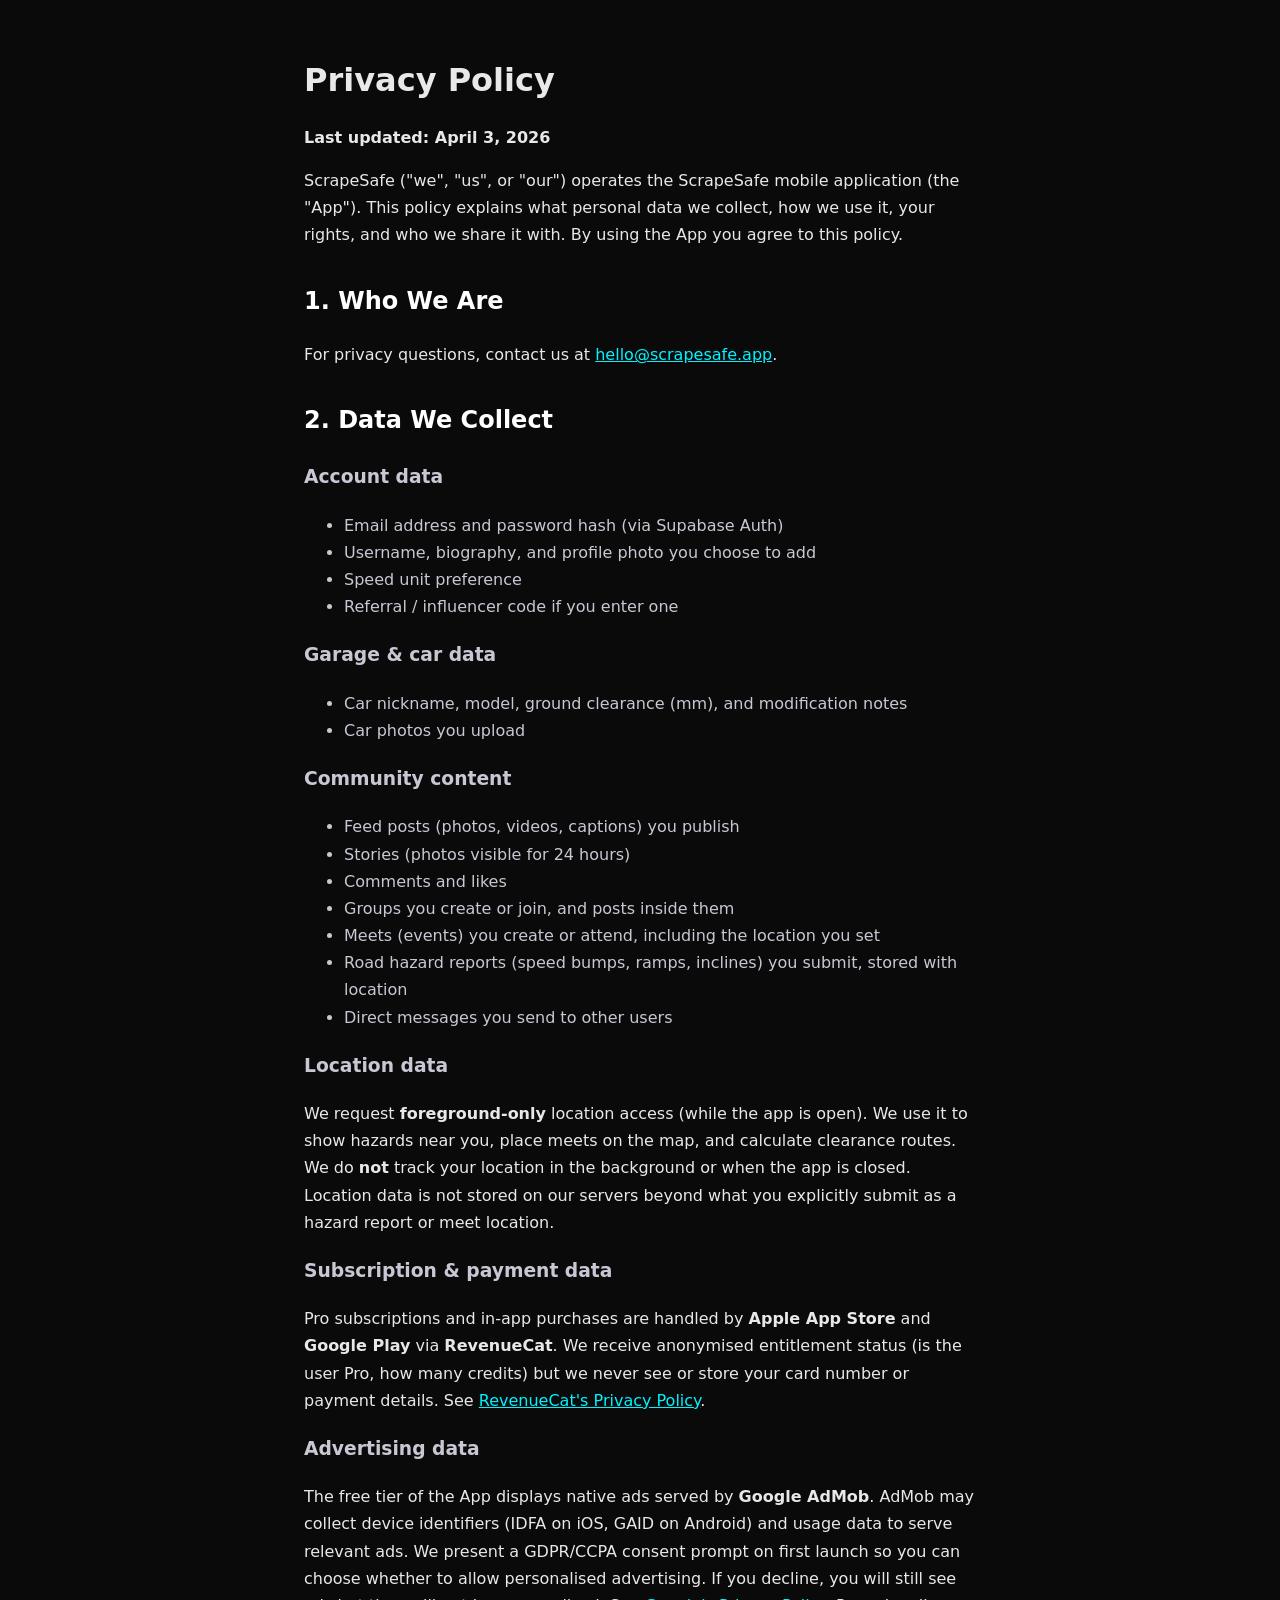
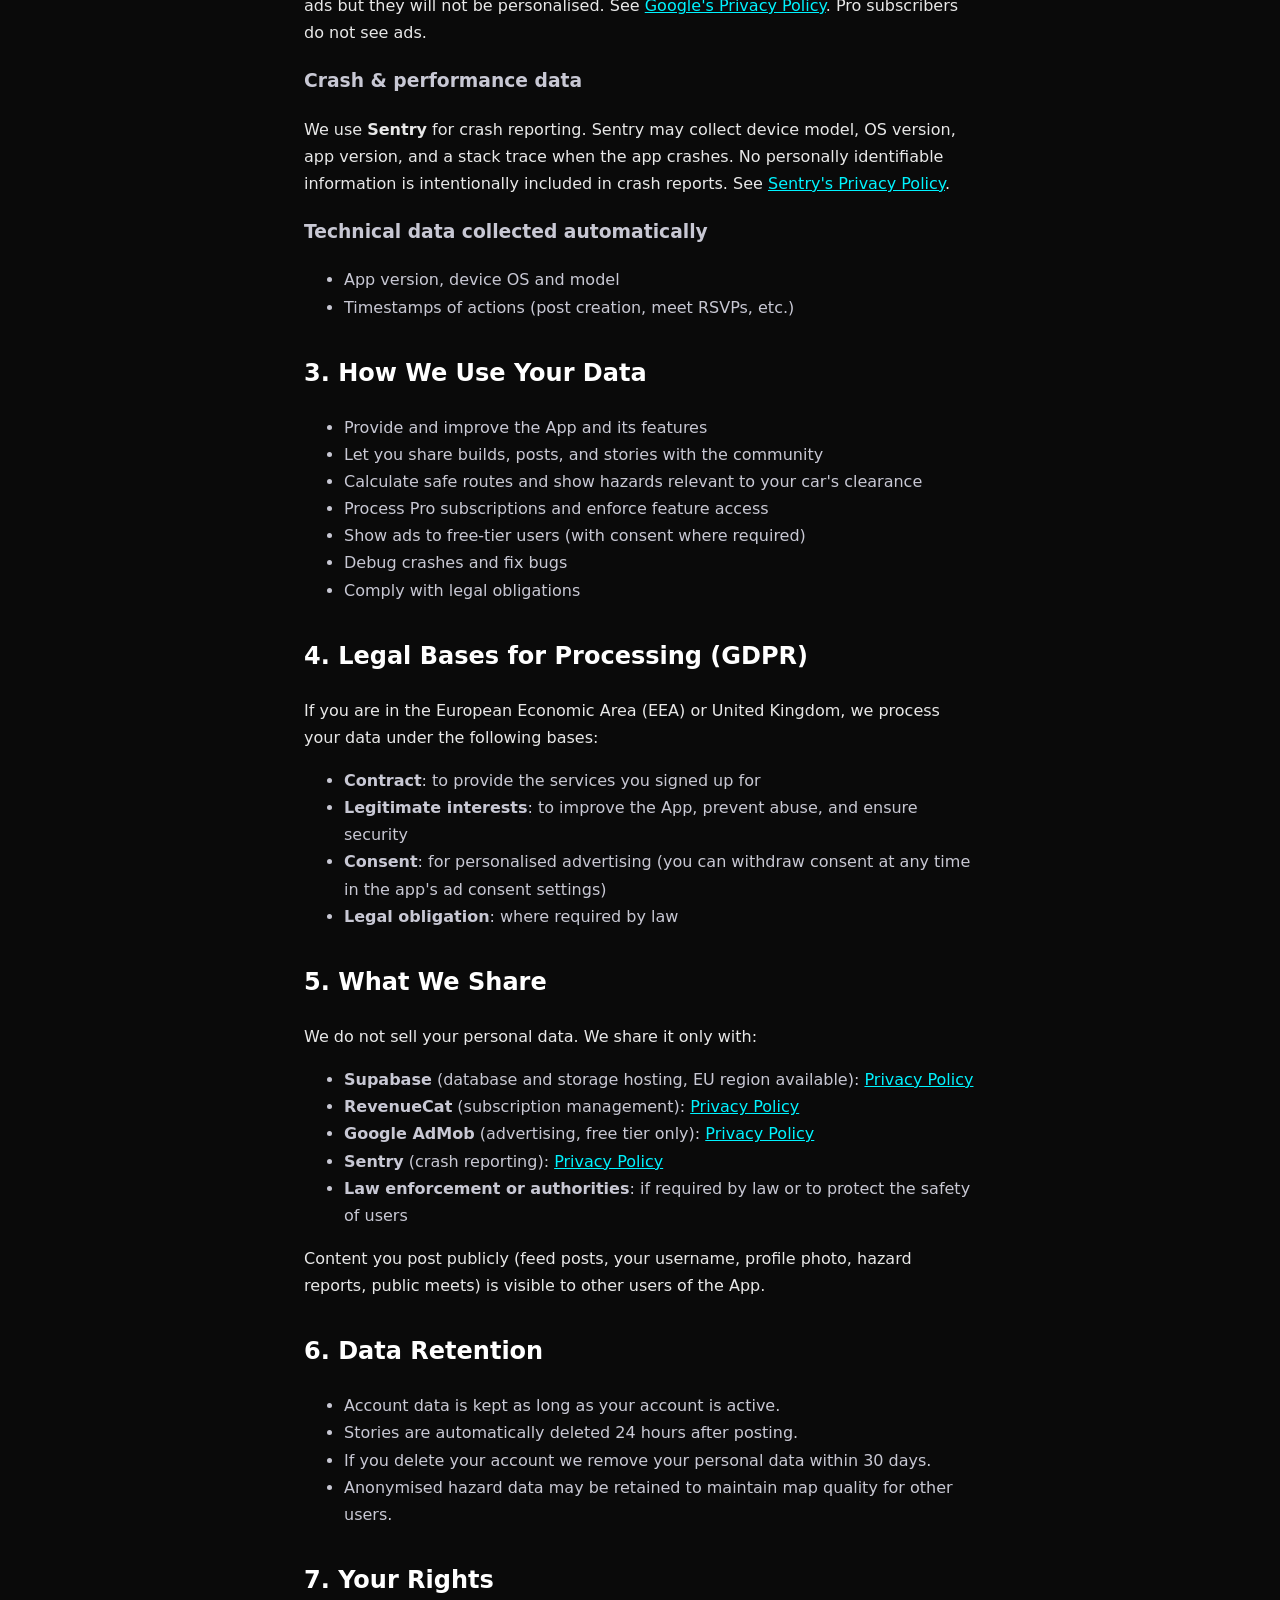
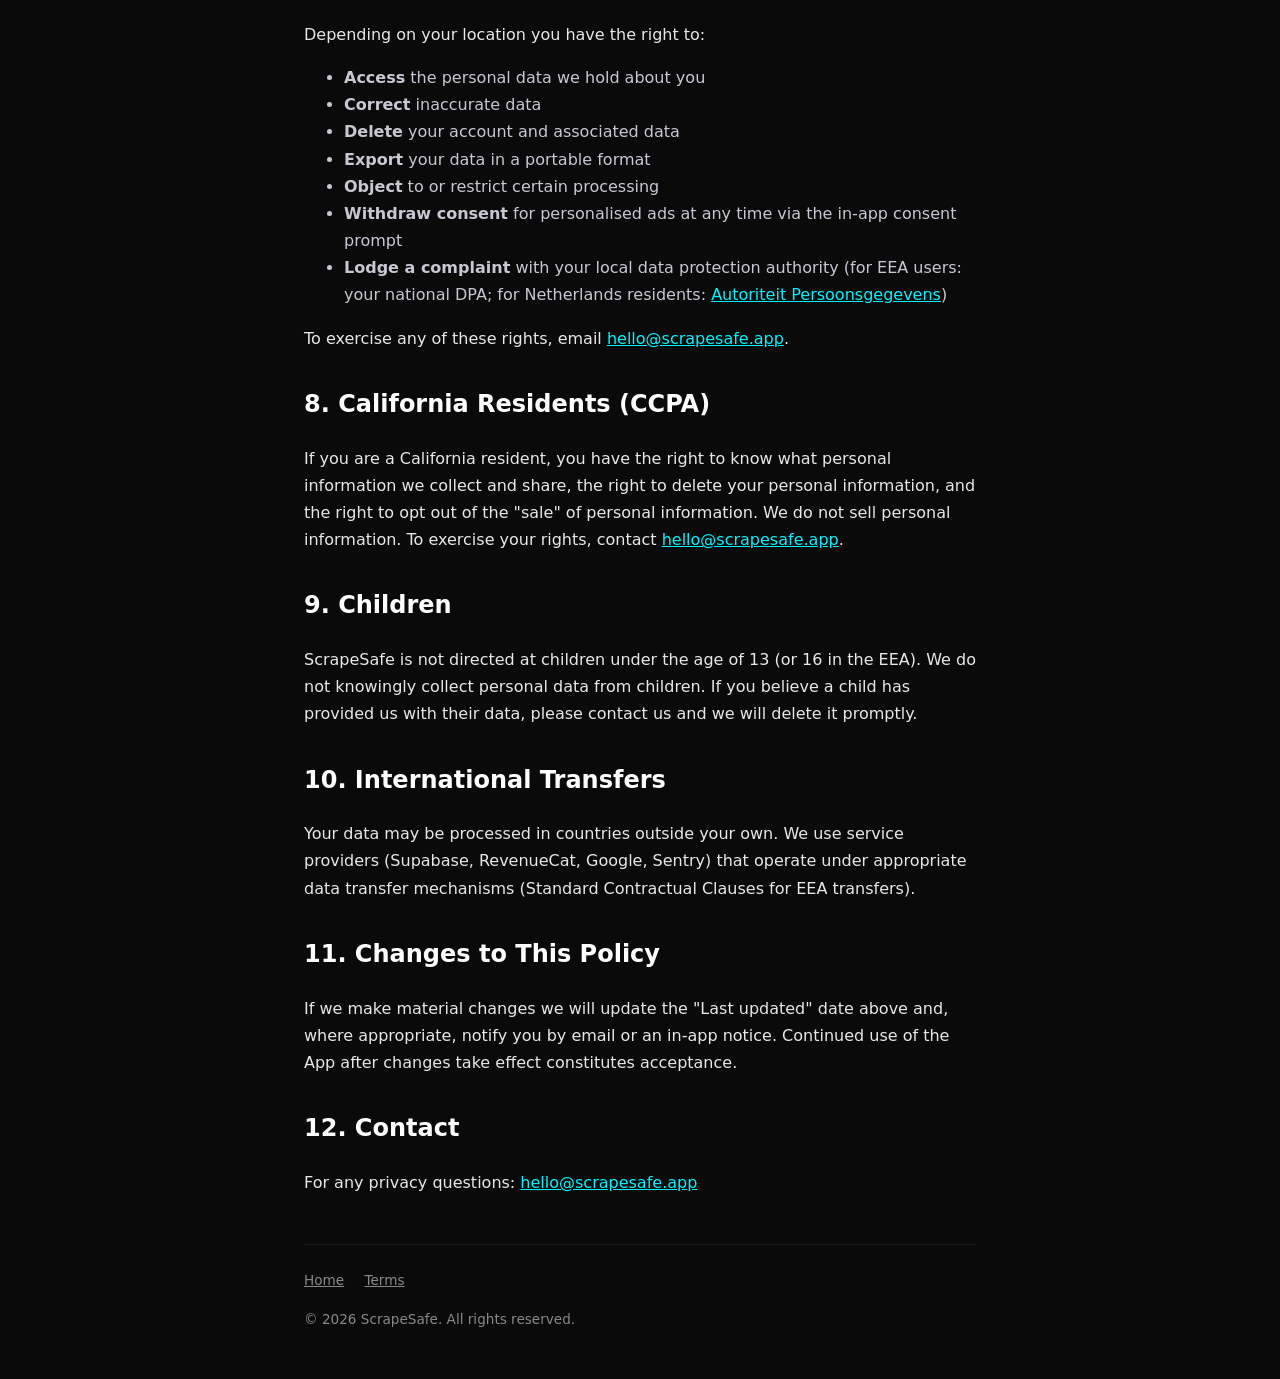
<file: privacy.html>
<!DOCTYPE html>
<html lang="en">
<head>
  <meta charset="UTF-8" />
  <meta name="viewport" content="width=device-width, initial-scale=1.0" />
  <title>Privacy Policy · ScrapeSafe</title>
  <meta
    name="description"
    content="How ScrapeSafe collects, uses, and protects personal data for the mobile app — account info, garage, community content, location, and your rights."
  />
  <link rel="canonical" href="https://scrapesafe.app/privacy.html" />
  <meta name="robots" content="index, follow" />
  <link rel="icon" href="/favicon.ico" sizes="48x48" />
  <link rel="icon" type="image/png" href="/brand/logo.png" sizes="1024x1024" />
  <style>
    :root { color-scheme: dark; }
    body {
      font-family: system-ui, -apple-system, "Segoe UI", sans-serif;
      max-width: 42rem;
      margin: 0 auto;
      padding: 2rem 1.25rem 3rem;
      background: #0a0a0a;
      color: #e8e8e8;
      line-height: 1.7;
    }
    h1 { font-size: 2rem; margin-bottom: 0.5rem; }
    h2 { margin-top: 2rem; color: #fff; }
    h3 { color: #c8c8d4; }
    a { color: #00f3ff; }
    a:hover { color: #5ff4ff; }
    li { color: #c8c8d4; }
    footer {
      margin-top: 3rem;
      padding-top: 1.5rem;
      border-top: 1px solid rgba(255,255,255,0.08);
      font-size: 0.85rem;
      color: #888;
    }
    footer a { color: #888; margin-right: 1rem; }
    footer a:hover { color: #e8e8e8; }
  </style>
</head>
<body>

<h1>Privacy Policy</h1>
<p><strong>Last updated: April 3, 2026</strong></p>

<p>ScrapeSafe ("we", "us", or "our") operates the ScrapeSafe mobile application (the "App").
This policy explains what personal data we collect, how we use it, your rights, and who
we share it with. By using the App you agree to this policy.</p>

<h2>1. Who We Are</h2>
<p>For privacy questions, contact us at
<a href="mailto:hello@scrapesafe.app">hello@scrapesafe.app</a>.</p>

<h2>2. Data We Collect</h2>

<h3>Account data</h3>
<ul>
  <li>Email address and password hash (via Supabase Auth)</li>
  <li>Username, biography, and profile photo you choose to add</li>
  <li>Speed unit preference</li>
  <li>Referral / influencer code if you enter one</li>
</ul>

<h3>Garage & car data</h3>
<ul>
  <li>Car nickname, model, ground clearance (mm), and modification notes</li>
  <li>Car photos you upload</li>
</ul>

<h3>Community content</h3>
<ul>
  <li>Feed posts (photos, videos, captions) you publish</li>
  <li>Stories (photos visible for 24 hours)</li>
  <li>Comments and likes</li>
  <li>Groups you create or join, and posts inside them</li>
  <li>Meets (events) you create or attend, including the location you set</li>
  <li>Road hazard reports (speed bumps, ramps, inclines) you submit, stored with location</li>
  <li>Direct messages you send to other users</li>
</ul>

<h3>Location data</h3>
<p>We request <strong>foreground-only</strong> location access (while the app is open).
We use it to show hazards near you, place meets on the map, and calculate clearance routes.
We do <strong>not</strong> track your location in the background or when the app is closed.
Location data is not stored on our servers beyond what you explicitly submit as a hazard report
or meet location.</p>

<h3>Subscription & payment data</h3>
<p>Pro subscriptions and in-app purchases are handled by <strong>Apple App Store</strong> and
<strong>Google Play</strong> via <strong>RevenueCat</strong>. We receive anonymised entitlement
status (is the user Pro, how many credits) but we never see or store your card number or
payment details. See <a href="https://www.revenuecat.com/privacy">RevenueCat's Privacy Policy</a>.</p>

<h3>Advertising data</h3>
<p>The free tier of the App displays native ads served by <strong>Google AdMob</strong>.
AdMob may collect device identifiers (IDFA on iOS, GAID on Android) and usage data to serve
relevant ads. We present a GDPR/CCPA consent prompt on first launch so you can choose whether
to allow personalised advertising. If you decline, you will still see ads but they will not be
personalised. See <a href="https://policies.google.com/privacy">Google's Privacy Policy</a>.
Pro subscribers do not see ads.</p>

<h3>Crash & performance data</h3>
<p>We use <strong>Sentry</strong> for crash reporting. Sentry may collect device model, OS
version, app version, and a stack trace when the app crashes. No personally identifiable
information is intentionally included in crash reports.
See <a href="https://sentry.io/privacy/">Sentry's Privacy Policy</a>.</p>

<h3>Technical data collected automatically</h3>
<ul>
  <li>App version, device OS and model</li>
  <li>Timestamps of actions (post creation, meet RSVPs, etc.)</li>
</ul>

<h2>3. How We Use Your Data</h2>
<ul>
  <li>Provide and improve the App and its features</li>
  <li>Let you share builds, posts, and stories with the community</li>
  <li>Calculate safe routes and show hazards relevant to your car's clearance</li>
  <li>Process Pro subscriptions and enforce feature access</li>
  <li>Show ads to free-tier users (with consent where required)</li>
  <li>Debug crashes and fix bugs</li>
  <li>Comply with legal obligations</li>
</ul>

<h2>4. Legal Bases for Processing (GDPR)</h2>
<p>If you are in the European Economic Area (EEA) or United Kingdom, we process your data under the following bases:</p>
<ul>
  <li><strong>Contract</strong>: to provide the services you signed up for</li>
  <li><strong>Legitimate interests</strong>: to improve the App, prevent abuse, and ensure security</li>
  <li><strong>Consent</strong>: for personalised advertising (you can withdraw consent at any time in the app's ad consent settings)</li>
  <li><strong>Legal obligation</strong>: where required by law</li>
</ul>

<h2>5. What We Share</h2>
<p>We do not sell your personal data. We share it only with:</p>
<ul>
  <li><strong>Supabase</strong> (database and storage hosting, EU region available): <a href="https://supabase.com/privacy">Privacy Policy</a></li>
  <li><strong>RevenueCat</strong> (subscription management): <a href="https://www.revenuecat.com/privacy">Privacy Policy</a></li>
  <li><strong>Google AdMob</strong> (advertising, free tier only): <a href="https://policies.google.com/privacy">Privacy Policy</a></li>
  <li><strong>Sentry</strong> (crash reporting): <a href="https://sentry.io/privacy/">Privacy Policy</a></li>
  <li><strong>Law enforcement or authorities</strong>: if required by law or to protect the safety of users</li>
</ul>
<p>Content you post publicly (feed posts, your username, profile photo, hazard reports, public meets) is visible to other users of the App.</p>

<h2>6. Data Retention</h2>
<ul>
  <li>Account data is kept as long as your account is active.</li>
  <li>Stories are automatically deleted 24 hours after posting.</li>
  <li>If you delete your account we remove your personal data within 30 days.</li>
  <li>Anonymised hazard data may be retained to maintain map quality for other users.</li>
</ul>

<h2>7. Your Rights</h2>
<p>Depending on your location you have the right to:</p>
<ul>
  <li><strong>Access</strong> the personal data we hold about you</li>
  <li><strong>Correct</strong> inaccurate data</li>
  <li><strong>Delete</strong> your account and associated data</li>
  <li><strong>Export</strong> your data in a portable format</li>
  <li><strong>Object</strong> to or restrict certain processing</li>
  <li><strong>Withdraw consent</strong> for personalised ads at any time via the in-app consent prompt</li>
  <li><strong>Lodge a complaint</strong> with your local data protection authority (for EEA users: your national DPA; for Netherlands residents: <a href="https://www.autoriteitpersoonsgegevens.nl">Autoriteit Persoonsgegevens</a>)</li>
</ul>
<p>To exercise any of these rights, email <a href="mailto:hello@scrapesafe.app">hello@scrapesafe.app</a>.</p>

<h2>8. California Residents (CCPA)</h2>
<p>If you are a California resident, you have the right to know what personal information we collect and share, the right to delete your personal information, and the right to opt out of the "sale" of personal information. We do not sell personal information. To exercise your rights, contact <a href="mailto:hello@scrapesafe.app">hello@scrapesafe.app</a>.</p>

<h2>9. Children</h2>
<p>ScrapeSafe is not directed at children under the age of 13 (or 16 in the EEA). We do not knowingly collect personal data from children. If you believe a child has provided us with their data, please contact us and we will delete it promptly.</p>

<h2>10. International Transfers</h2>
<p>Your data may be processed in countries outside your own. We use service providers
(Supabase, RevenueCat, Google, Sentry) that operate under appropriate data transfer mechanisms
(Standard Contractual Clauses for EEA transfers).</p>

<h2>11. Changes to This Policy</h2>
<p>If we make material changes we will update the "Last updated" date above and, where appropriate, notify you by email or an in-app notice. Continued use of the App after changes take effect constitutes acceptance.</p>

<h2>12. Contact</h2>
<p>For any privacy questions: <a href="mailto:hello@scrapesafe.app">hello@scrapesafe.app</a></p>

<footer>
  <a href="/">Home</a>
  <a href="terms.html">Terms</a>
  <p style="margin: 1rem 0 0">© 2026 ScrapeSafe. All rights reserved.</p>
</footer>
</body>
</html>
</file>
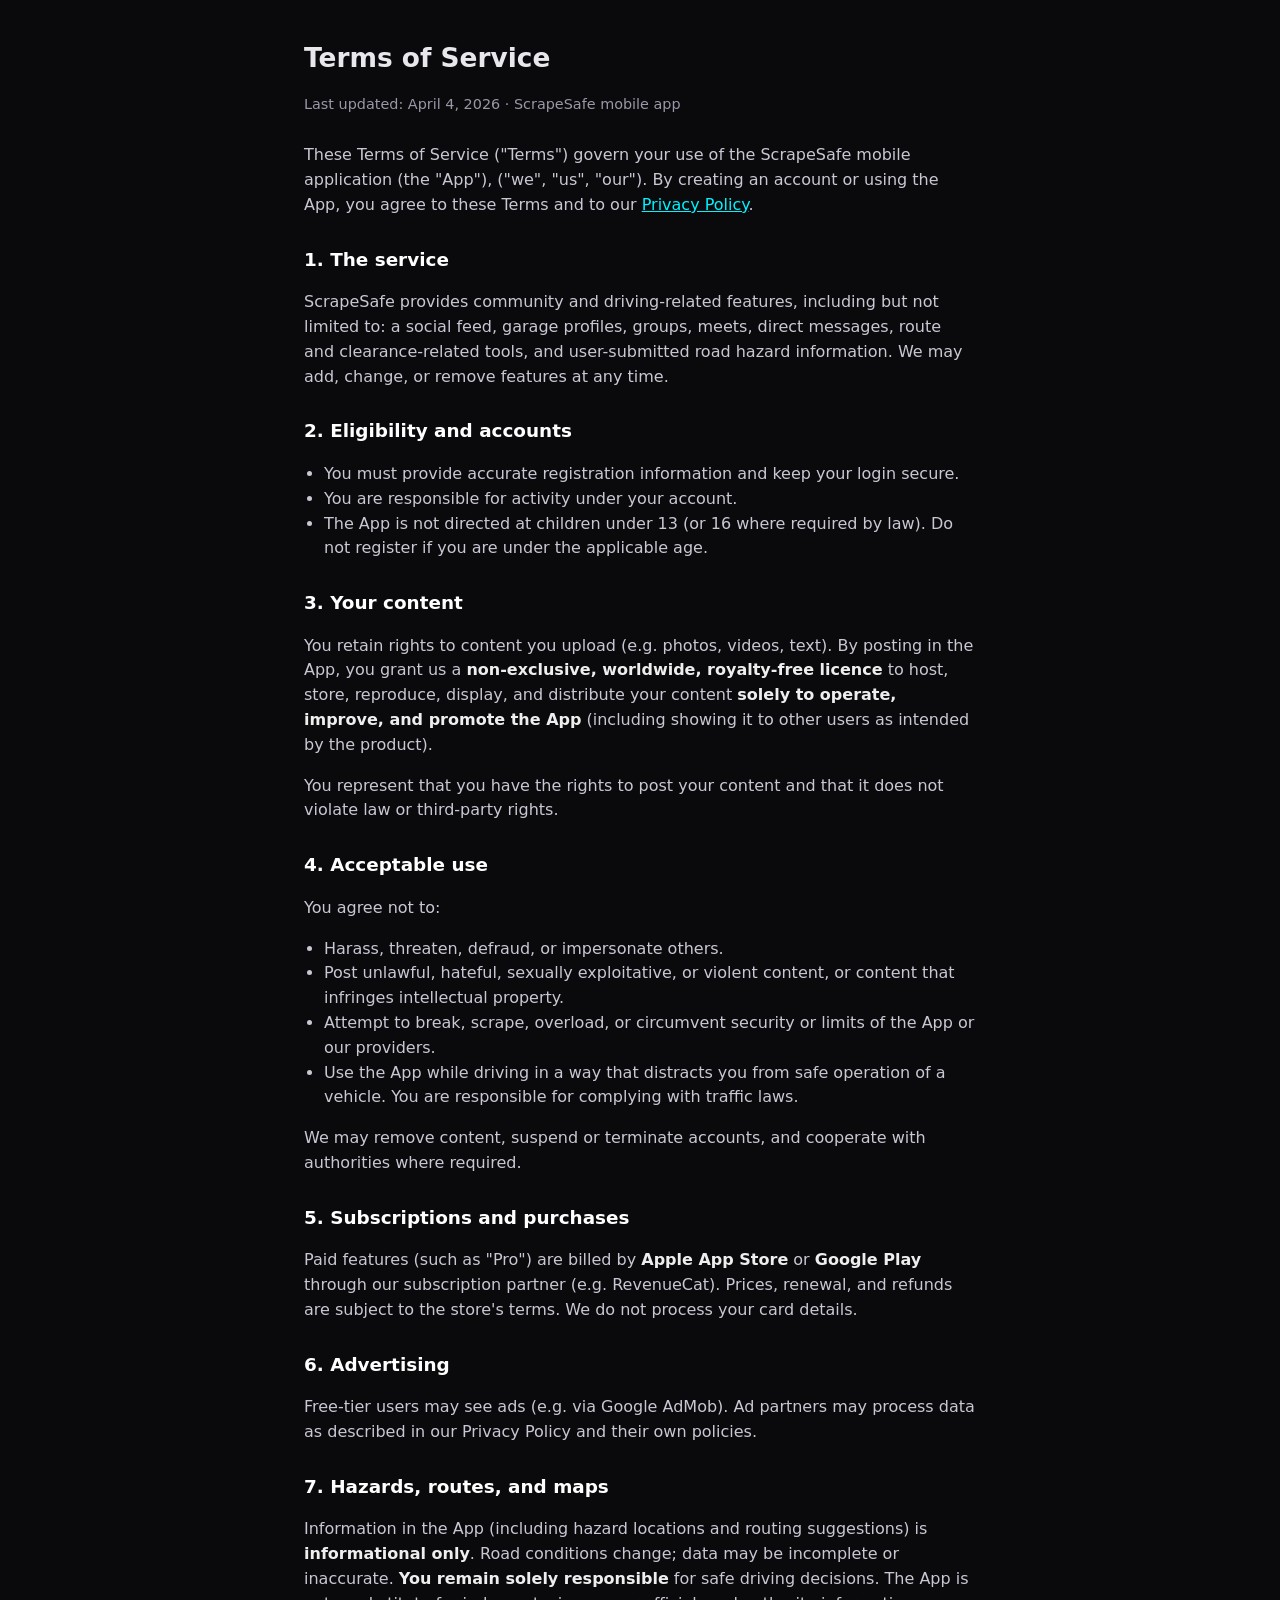
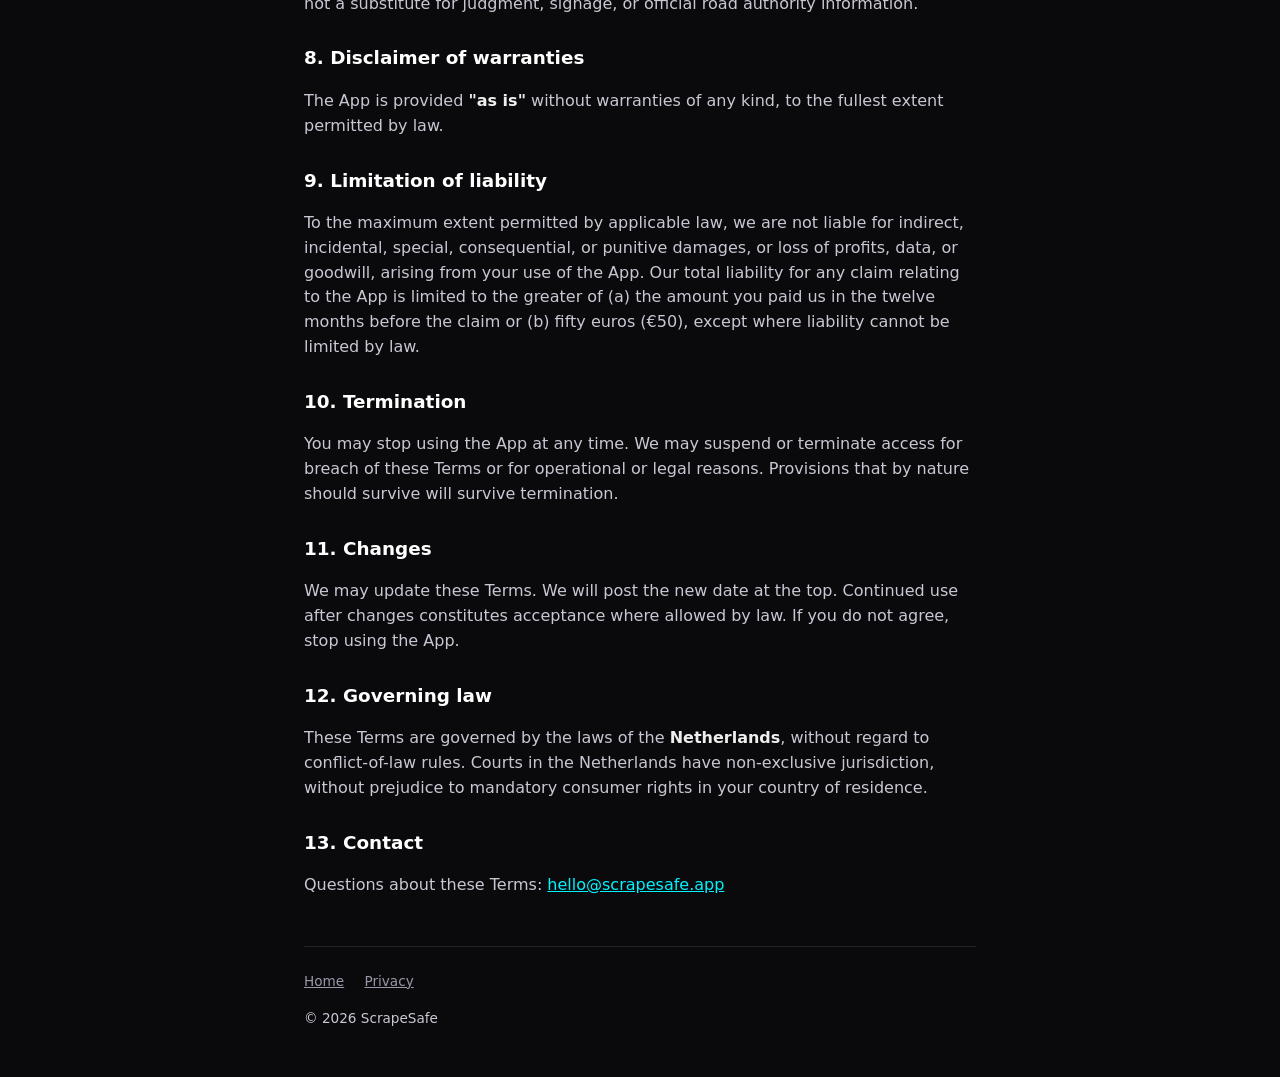
<file: terms.html>
<!DOCTYPE html>
<html lang="en">
<head>
  <meta charset="utf-8" />
  <meta name="viewport" content="width=device-width, initial-scale=1" />
  <title>Terms of Service · ScrapeSafe</title>
  <meta
    name="description"
    content="ScrapeSafe app terms: acceptable use, subscriptions, hazards and routing disclaimers, liability limits, Dutch governing law."
  />
  <link rel="canonical" href="https://scrapesafe.app/terms.html" />
  <meta name="robots" content="index, follow" />
  <link rel="icon" href="/favicon.ico" sizes="48x48" />
  <link rel="icon" type="image/png" href="/brand/logo.png" sizes="1024x1024" />
  <style>
    :root { color-scheme: dark; }
    body {
      font-family: system-ui, -apple-system, Segoe UI, Roboto, sans-serif;
      line-height: 1.55;
      max-width: 42rem;
      margin: 0 auto;
      padding: 1.25rem 1rem 3rem;
      background: #0a0a0c;
      color: #e8e8ec;
    }
    h1 { font-size: 1.65rem; margin-bottom: 0.35rem; }
    .meta { color: #9898a8; font-size: 0.9rem; margin-bottom: 1.75rem; }
    h2 { font-size: 1.15rem; margin: 1.75rem 0 0.5rem; color: #fff; }
    p, li { color: #c8c8d4; }
    ul { padding-left: 1.25rem; }
    a { color: #00f3ff; }
    strong { color: #eee; }
  </style>
</head>
<body>
  <h1>Terms of Service</h1>
  <p class="meta">Last updated: April 4, 2026 · ScrapeSafe mobile app</p>

  <p>These Terms of Service (&quot;Terms&quot;) govern your use of the ScrapeSafe mobile application (the &quot;App&quot;), (&quot;we&quot;, &quot;us&quot;, &quot;our&quot;). By creating an account or using the App, you agree to these Terms and to our <a href="https://scrapesafe.app/privacy.html">Privacy Policy</a>.</p>

  <h2>1. The service</h2>
  <p>ScrapeSafe provides community and driving-related features, including but not limited to: a social feed, garage profiles, groups, meets, direct messages, route and clearance-related tools, and user-submitted road hazard information. We may add, change, or remove features at any time.</p>

  <h2>2. Eligibility and accounts</h2>
  <ul>
    <li>You must provide accurate registration information and keep your login secure.</li>
    <li>You are responsible for activity under your account.</li>
    <li>The App is not directed at children under 13 (or 16 where required by law). Do not register if you are under the applicable age.</li>
  </ul>

  <h2>3. Your content</h2>
  <p>You retain rights to content you upload (e.g. photos, videos, text). By posting in the App, you grant us a <strong>non-exclusive, worldwide, royalty-free licence</strong> to host, store, reproduce, display, and distribute your content <strong>solely to operate, improve, and promote the App</strong> (including showing it to other users as intended by the product).</p>
  <p>You represent that you have the rights to post your content and that it does not violate law or third-party rights.</p>

  <h2>4. Acceptable use</h2>
  <p>You agree not to:</p>
  <ul>
    <li>Harass, threaten, defraud, or impersonate others.</li>
    <li>Post unlawful, hateful, sexually exploitative, or violent content, or content that infringes intellectual property.</li>
    <li>Attempt to break, scrape, overload, or circumvent security or limits of the App or our providers.</li>
    <li>Use the App while driving in a way that distracts you from safe operation of a vehicle. You are responsible for complying with traffic laws.</li>
  </ul>
  <p>We may remove content, suspend or terminate accounts, and cooperate with authorities where required.</p>

  <h2>5. Subscriptions and purchases</h2>
  <p>Paid features (such as &quot;Pro&quot;) are billed by <strong>Apple App Store</strong> or <strong>Google Play</strong> through our subscription partner (e.g. RevenueCat). Prices, renewal, and refunds are subject to the store&apos;s terms. We do not process your card details.</p>

  <h2>6. Advertising</h2>
  <p>Free-tier users may see ads (e.g. via Google AdMob). Ad partners may process data as described in our Privacy Policy and their own policies.</p>

  <h2>7. Hazards, routes, and maps</h2>
  <p>Information in the App (including hazard locations and routing suggestions) is <strong>informational only</strong>. Road conditions change; data may be incomplete or inaccurate. <strong>You remain solely responsible</strong> for safe driving decisions. The App is not a substitute for judgment, signage, or official road authority information.</p>

  <h2>8. Disclaimer of warranties</h2>
  <p>The App is provided <strong>&quot;as is&quot;</strong> without warranties of any kind, to the fullest extent permitted by law.</p>

  <h2>9. Limitation of liability</h2>
  <p>To the maximum extent permitted by applicable law, we are not liable for indirect, incidental, special, consequential, or punitive damages, or loss of profits, data, or goodwill, arising from your use of the App. Our total liability for any claim relating to the App is limited to the greater of (a) the amount you paid us in the twelve months before the claim or (b) fifty euros (€50), except where liability cannot be limited by law.</p>

  <h2>10. Termination</h2>
  <p>You may stop using the App at any time. We may suspend or terminate access for breach of these Terms or for operational or legal reasons. Provisions that by nature should survive will survive termination.</p>

  <h2>11. Changes</h2>
  <p>We may update these Terms. We will post the new date at the top. Continued use after changes constitutes acceptance where allowed by law. If you do not agree, stop using the App.</p>

  <h2>12. Governing law</h2>
  <p>These Terms are governed by the laws of the <strong>Netherlands</strong>, without regard to conflict-of-law rules. Courts in the Netherlands have non-exclusive jurisdiction, without prejudice to mandatory consumer rights in your country of residence.</p>

  <h2>13. Contact</h2>
  <p>Questions about these Terms: <a href="mailto:hello@scrapesafe.app">hello@scrapesafe.app</a></p>

  <footer style="margin-top: 3rem; padding-top: 1.5rem; border-top: 1px solid rgba(255,255,255,0.1); font-size: 0.85rem; color: #9898a8;">
    <a href="/" style="color: #9898a8; margin-right: 1rem;">Home</a>
    <a href="privacy.html" style="color: #9898a8;">Privacy</a>
    <p style="margin: 1rem 0 0;">© 2026 ScrapeSafe</p>
  </footer>
</body>
</html>
</file>
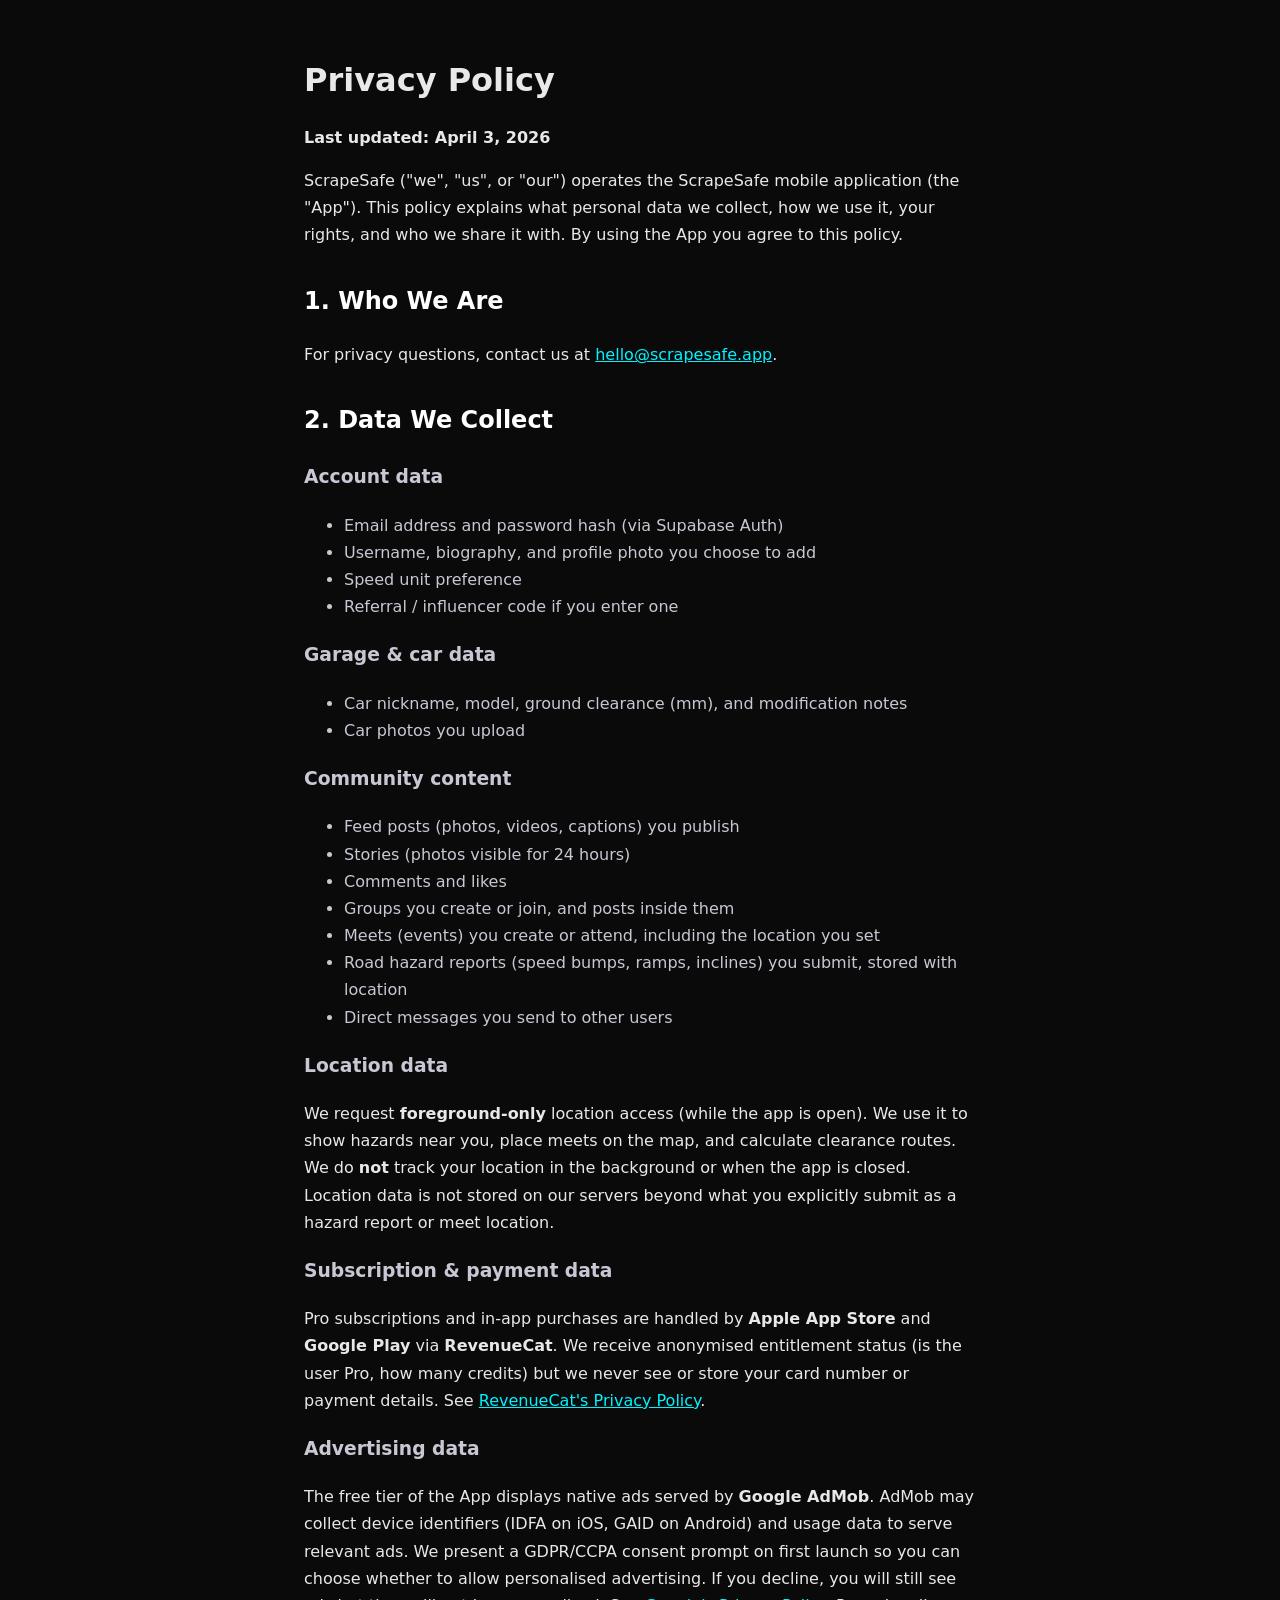
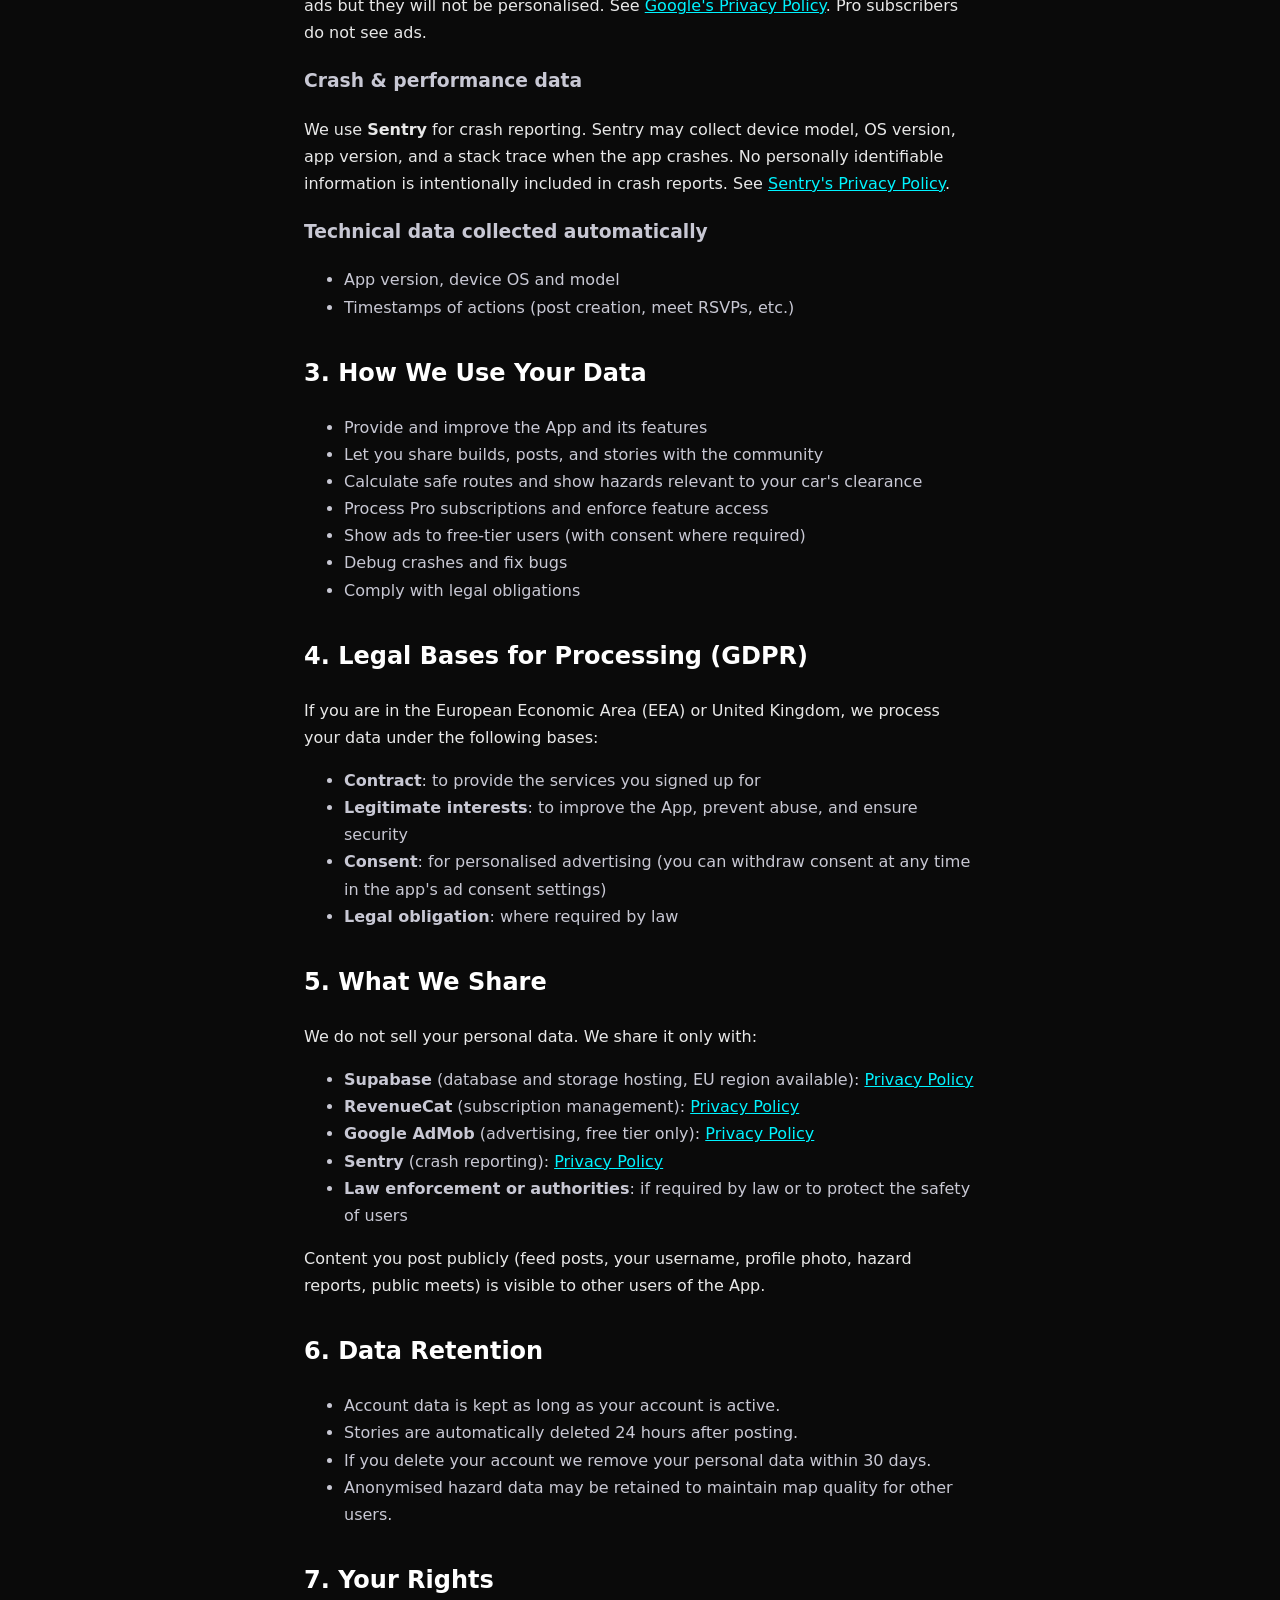
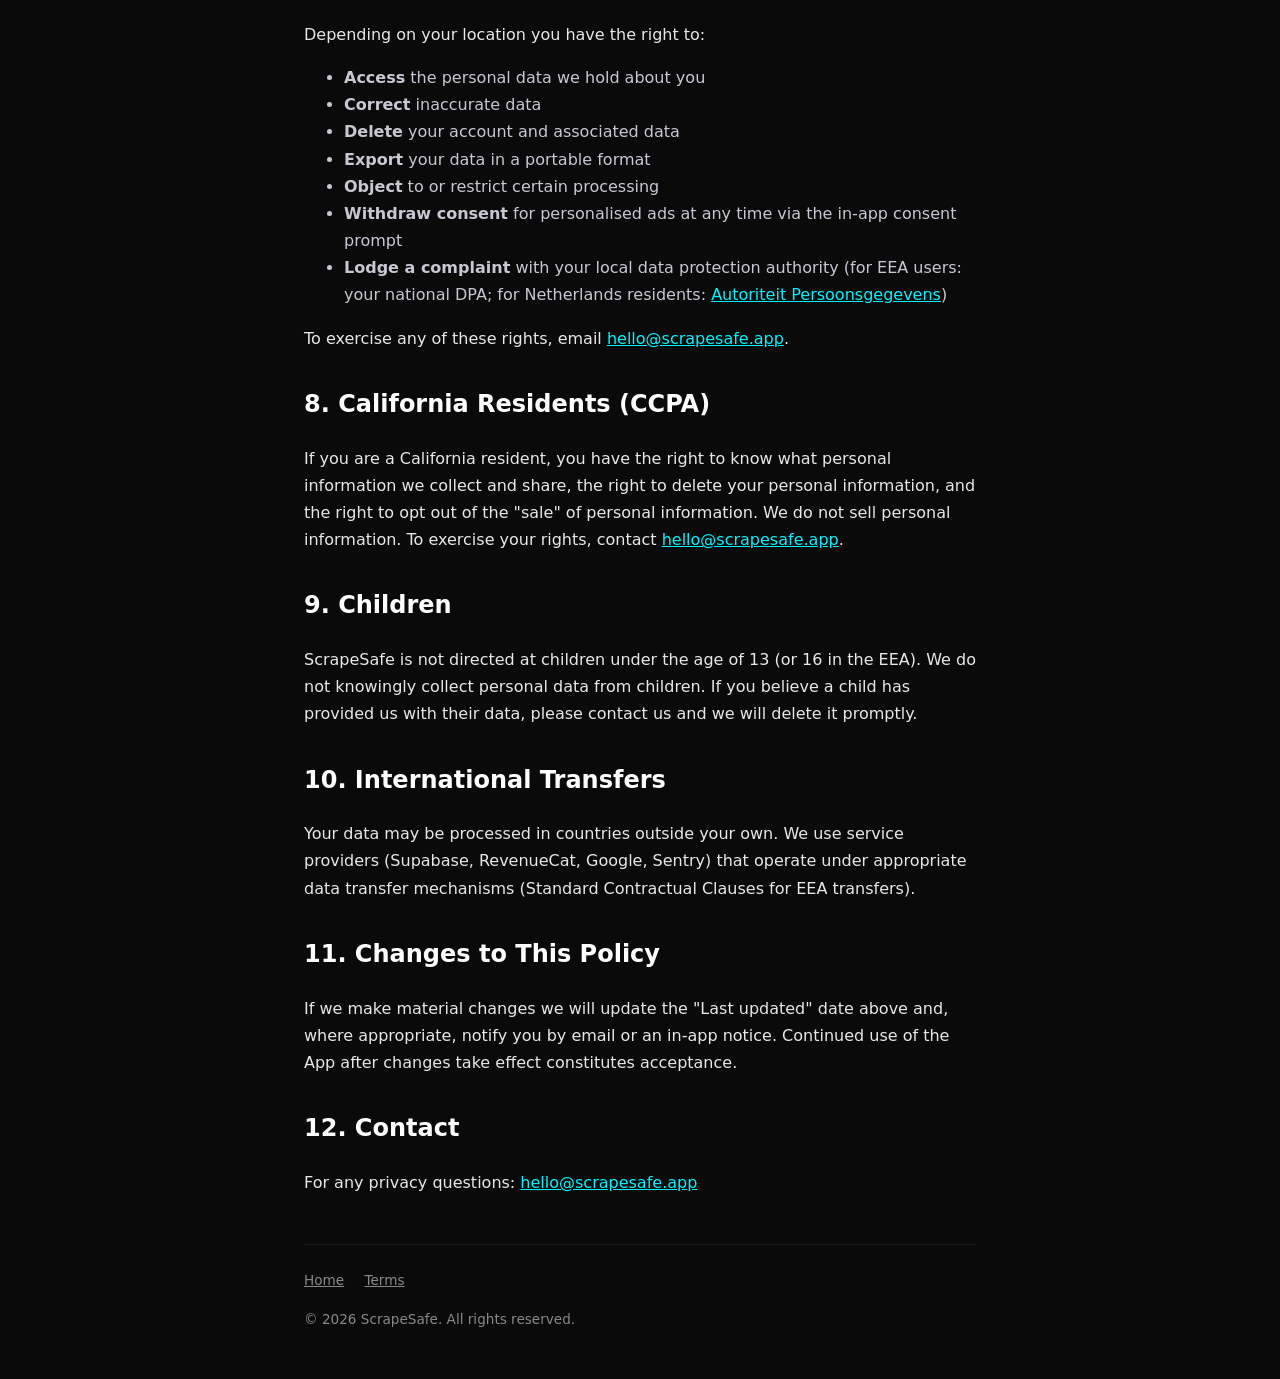
<file: ScrapeSafe-site-bundle/privacy.html>
<!DOCTYPE html>
<html lang="en">
<head>
  <meta charset="UTF-8" />
  <meta name="viewport" content="width=device-width, initial-scale=1.0" />
  <title>Privacy Policy, ScrapeSafe</title>
  <style>
    :root { color-scheme: dark; }
    body {
      font-family: system-ui, -apple-system, "Segoe UI", sans-serif;
      max-width: 42rem;
      margin: 0 auto;
      padding: 2rem 1.25rem 3rem;
      background: #0a0a0a;
      color: #e8e8e8;
      line-height: 1.7;
    }
    h1 { font-size: 2rem; margin-bottom: 0.5rem; }
    h2 { margin-top: 2rem; color: #fff; }
    h3 { color: #c8c8d4; }
    a { color: #00f3ff; }
    a:hover { color: #5ff4ff; }
    li { color: #c8c8d4; }
    footer {
      margin-top: 3rem;
      padding-top: 1.5rem;
      border-top: 1px solid rgba(255,255,255,0.08);
      font-size: 0.85rem;
      color: #888;
    }
    footer a { color: #888; margin-right: 1rem; }
    footer a:hover { color: #e8e8e8; }
  </style>
</head>
<body>

<h1>Privacy Policy</h1>
<p><strong>Last updated: April 3, 2026</strong></p>

<p>ScrapeSafe ("we", "us", or "our") operates the ScrapeSafe mobile application (the "App").
This policy explains what personal data we collect, how we use it, your rights, and who
we share it with. By using the App you agree to this policy.</p>

<h2>1. Who We Are</h2>
<p>For privacy questions, contact us at
<a href="mailto:hello@scrapesafe.app">hello@scrapesafe.app</a>.</p>

<h2>2. Data We Collect</h2>

<h3>Account data</h3>
<ul>
  <li>Email address and password hash (via Supabase Auth)</li>
  <li>Username, biography, and profile photo you choose to add</li>
  <li>Speed unit preference</li>
  <li>Referral / influencer code if you enter one</li>
</ul>

<h3>Garage & car data</h3>
<ul>
  <li>Car nickname, model, ground clearance (mm), and modification notes</li>
  <li>Car photos you upload</li>
</ul>

<h3>Community content</h3>
<ul>
  <li>Feed posts (photos, videos, captions) you publish</li>
  <li>Stories (photos visible for 24 hours)</li>
  <li>Comments and likes</li>
  <li>Groups you create or join, and posts inside them</li>
  <li>Meets (events) you create or attend, including the location you set</li>
  <li>Road hazard reports (speed bumps, ramps, inclines) you submit, stored with location</li>
  <li>Direct messages you send to other users</li>
</ul>

<h3>Location data</h3>
<p>We request <strong>foreground-only</strong> location access (while the app is open).
We use it to show hazards near you, place meets on the map, and calculate clearance routes.
We do <strong>not</strong> track your location in the background or when the app is closed.
Location data is not stored on our servers beyond what you explicitly submit as a hazard report
or meet location.</p>

<h3>Subscription & payment data</h3>
<p>Pro subscriptions and in-app purchases are handled by <strong>Apple App Store</strong> and
<strong>Google Play</strong> via <strong>RevenueCat</strong>. We receive anonymised entitlement
status (is the user Pro, how many credits) but we never see or store your card number or
payment details. See <a href="https://www.revenuecat.com/privacy">RevenueCat's Privacy Policy</a>.</p>

<h3>Advertising data</h3>
<p>The free tier of the App displays native ads served by <strong>Google AdMob</strong>.
AdMob may collect device identifiers (IDFA on iOS, GAID on Android) and usage data to serve
relevant ads. We present a GDPR/CCPA consent prompt on first launch so you can choose whether
to allow personalised advertising. If you decline, you will still see ads but they will not be
personalised. See <a href="https://policies.google.com/privacy">Google's Privacy Policy</a>.
Pro subscribers do not see ads.</p>

<h3>Crash & performance data</h3>
<p>We use <strong>Sentry</strong> for crash reporting. Sentry may collect device model, OS
version, app version, and a stack trace when the app crashes. No personally identifiable
information is intentionally included in crash reports.
See <a href="https://sentry.io/privacy/">Sentry's Privacy Policy</a>.</p>

<h3>Technical data collected automatically</h3>
<ul>
  <li>App version, device OS and model</li>
  <li>Timestamps of actions (post creation, meet RSVPs, etc.)</li>
</ul>

<h2>3. How We Use Your Data</h2>
<ul>
  <li>Provide and improve the App and its features</li>
  <li>Let you share builds, posts, and stories with the community</li>
  <li>Calculate safe routes and show hazards relevant to your car's clearance</li>
  <li>Process Pro subscriptions and enforce feature access</li>
  <li>Show ads to free-tier users (with consent where required)</li>
  <li>Debug crashes and fix bugs</li>
  <li>Comply with legal obligations</li>
</ul>

<h2>4. Legal Bases for Processing (GDPR)</h2>
<p>If you are in the European Economic Area (EEA) or United Kingdom, we process your data under the following bases:</p>
<ul>
  <li><strong>Contract</strong>: to provide the services you signed up for</li>
  <li><strong>Legitimate interests</strong>: to improve the App, prevent abuse, and ensure security</li>
  <li><strong>Consent</strong>: for personalised advertising (you can withdraw consent at any time in the app's ad consent settings)</li>
  <li><strong>Legal obligation</strong>: where required by law</li>
</ul>

<h2>5. What We Share</h2>
<p>We do not sell your personal data. We share it only with:</p>
<ul>
  <li><strong>Supabase</strong> (database and storage hosting, EU region available): <a href="https://supabase.com/privacy">Privacy Policy</a></li>
  <li><strong>RevenueCat</strong> (subscription management): <a href="https://www.revenuecat.com/privacy">Privacy Policy</a></li>
  <li><strong>Google AdMob</strong> (advertising, free tier only): <a href="https://policies.google.com/privacy">Privacy Policy</a></li>
  <li><strong>Sentry</strong> (crash reporting): <a href="https://sentry.io/privacy/">Privacy Policy</a></li>
  <li><strong>Law enforcement or authorities</strong>: if required by law or to protect the safety of users</li>
</ul>
<p>Content you post publicly (feed posts, your username, profile photo, hazard reports, public meets) is visible to other users of the App.</p>

<h2>6. Data Retention</h2>
<ul>
  <li>Account data is kept as long as your account is active.</li>
  <li>Stories are automatically deleted 24 hours after posting.</li>
  <li>If you delete your account we remove your personal data within 30 days.</li>
  <li>Anonymised hazard data may be retained to maintain map quality for other users.</li>
</ul>

<h2>7. Your Rights</h2>
<p>Depending on your location you have the right to:</p>
<ul>
  <li><strong>Access</strong> the personal data we hold about you</li>
  <li><strong>Correct</strong> inaccurate data</li>
  <li><strong>Delete</strong> your account and associated data</li>
  <li><strong>Export</strong> your data in a portable format</li>
  <li><strong>Object</strong> to or restrict certain processing</li>
  <li><strong>Withdraw consent</strong> for personalised ads at any time via the in-app consent prompt</li>
  <li><strong>Lodge a complaint</strong> with your local data protection authority (for EEA users: your national DPA; for Netherlands residents: <a href="https://www.autoriteitpersoonsgegevens.nl">Autoriteit Persoonsgegevens</a>)</li>
</ul>
<p>To exercise any of these rights, email <a href="mailto:hello@scrapesafe.app">hello@scrapesafe.app</a>.</p>

<h2>8. California Residents (CCPA)</h2>
<p>If you are a California resident, you have the right to know what personal information we collect and share, the right to delete your personal information, and the right to opt out of the "sale" of personal information. We do not sell personal information. To exercise your rights, contact <a href="mailto:hello@scrapesafe.app">hello@scrapesafe.app</a>.</p>

<h2>9. Children</h2>
<p>ScrapeSafe is not directed at children under the age of 13 (or 16 in the EEA). We do not knowingly collect personal data from children. If you believe a child has provided us with their data, please contact us and we will delete it promptly.</p>

<h2>10. International Transfers</h2>
<p>Your data may be processed in countries outside your own. We use service providers
(Supabase, RevenueCat, Google, Sentry) that operate under appropriate data transfer mechanisms
(Standard Contractual Clauses for EEA transfers).</p>

<h2>11. Changes to This Policy</h2>
<p>If we make material changes we will update the "Last updated" date above and, where appropriate, notify you by email or an in-app notice. Continued use of the App after changes take effect constitutes acceptance.</p>

<h2>12. Contact</h2>
<p>For any privacy questions: <a href="mailto:hello@scrapesafe.app">hello@scrapesafe.app</a></p>

<footer>
  <a href="/">Home</a>
  <a href="terms.html">Terms</a>
  <p style="margin: 1rem 0 0">© 2026 ScrapeSafe. All rights reserved.</p>
</footer>
</body>
</html>
</file>
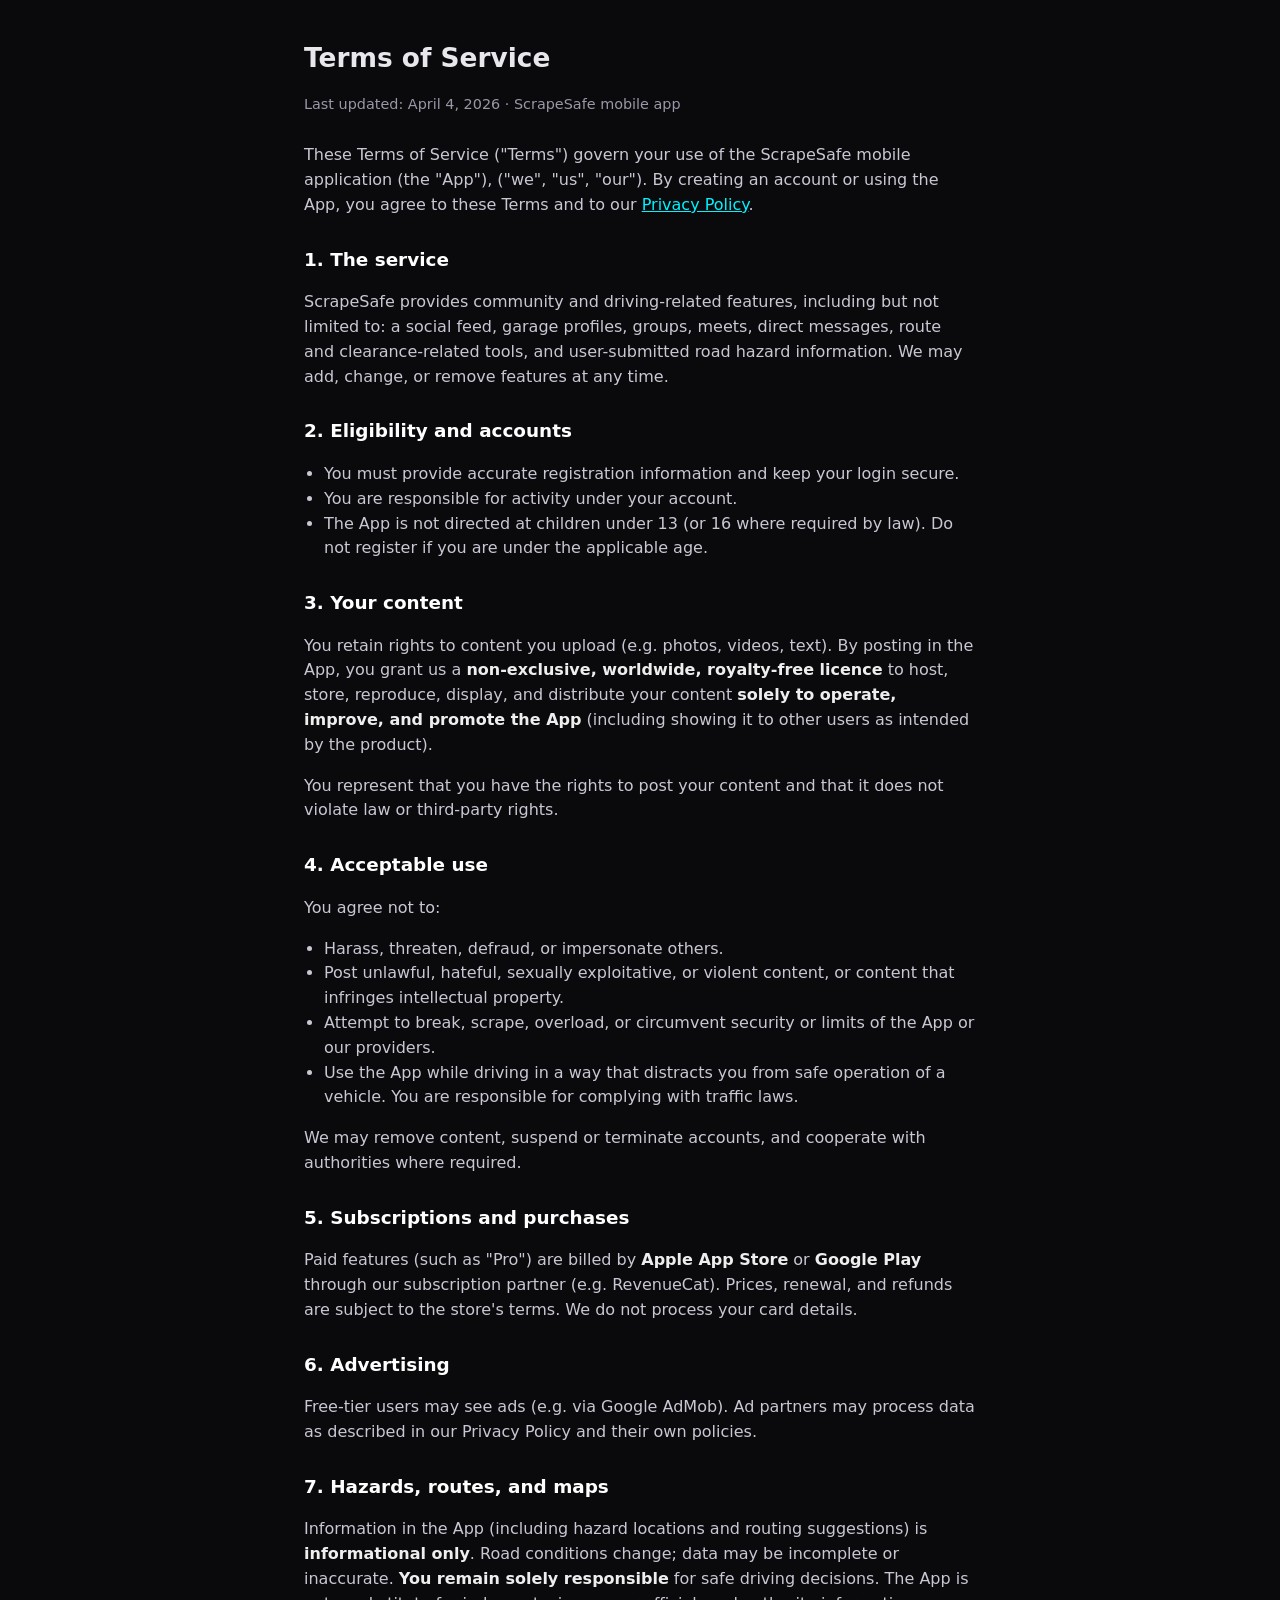
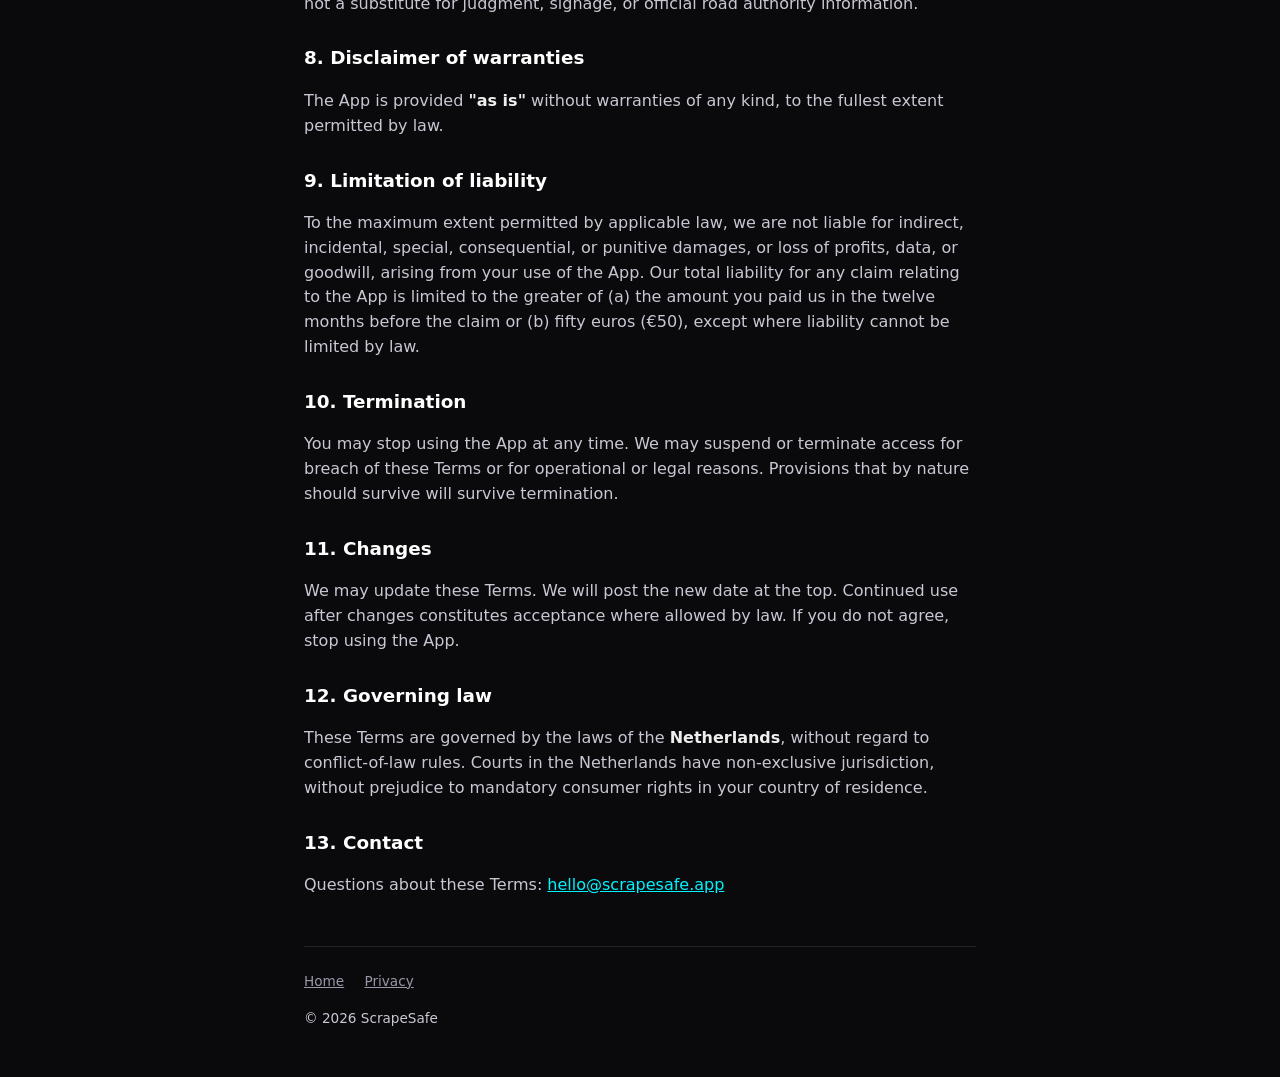
<file: ScrapeSafe-site-bundle/terms.html>
<!DOCTYPE html>
<html lang="en">
<head>
  <meta charset="utf-8" />
  <meta name="viewport" content="width=device-width, initial-scale=1" />
  <title>Terms of Service, ScrapeSafe</title>
  <style>
    :root { color-scheme: dark; }
    body {
      font-family: system-ui, -apple-system, Segoe UI, Roboto, sans-serif;
      line-height: 1.55;
      max-width: 42rem;
      margin: 0 auto;
      padding: 1.25rem 1rem 3rem;
      background: #0a0a0c;
      color: #e8e8ec;
    }
    h1 { font-size: 1.65rem; margin-bottom: 0.35rem; }
    .meta { color: #9898a8; font-size: 0.9rem; margin-bottom: 1.75rem; }
    h2 { font-size: 1.15rem; margin: 1.75rem 0 0.5rem; color: #fff; }
    p, li { color: #c8c8d4; }
    ul { padding-left: 1.25rem; }
    a { color: #00f3ff; }
    strong { color: #eee; }
  </style>
</head>
<body>
  <h1>Terms of Service</h1>
  <p class="meta">Last updated: April 4, 2026 · ScrapeSafe mobile app</p>

  <p>These Terms of Service (&quot;Terms&quot;) govern your use of the ScrapeSafe mobile application (the &quot;App&quot;), (&quot;we&quot;, &quot;us&quot;, &quot;our&quot;). By creating an account or using the App, you agree to these Terms and to our <a href="https://scrapesafe.app/privacy.html">Privacy Policy</a>.</p>

  <h2>1. The service</h2>
  <p>ScrapeSafe provides community and driving-related features, including but not limited to: a social feed, garage profiles, groups, meets, direct messages, route and clearance-related tools, and user-submitted road hazard information. We may add, change, or remove features at any time.</p>

  <h2>2. Eligibility and accounts</h2>
  <ul>
    <li>You must provide accurate registration information and keep your login secure.</li>
    <li>You are responsible for activity under your account.</li>
    <li>The App is not directed at children under 13 (or 16 where required by law). Do not register if you are under the applicable age.</li>
  </ul>

  <h2>3. Your content</h2>
  <p>You retain rights to content you upload (e.g. photos, videos, text). By posting in the App, you grant us a <strong>non-exclusive, worldwide, royalty-free licence</strong> to host, store, reproduce, display, and distribute your content <strong>solely to operate, improve, and promote the App</strong> (including showing it to other users as intended by the product).</p>
  <p>You represent that you have the rights to post your content and that it does not violate law or third-party rights.</p>

  <h2>4. Acceptable use</h2>
  <p>You agree not to:</p>
  <ul>
    <li>Harass, threaten, defraud, or impersonate others.</li>
    <li>Post unlawful, hateful, sexually exploitative, or violent content, or content that infringes intellectual property.</li>
    <li>Attempt to break, scrape, overload, or circumvent security or limits of the App or our providers.</li>
    <li>Use the App while driving in a way that distracts you from safe operation of a vehicle. You are responsible for complying with traffic laws.</li>
  </ul>
  <p>We may remove content, suspend or terminate accounts, and cooperate with authorities where required.</p>

  <h2>5. Subscriptions and purchases</h2>
  <p>Paid features (such as &quot;Pro&quot;) are billed by <strong>Apple App Store</strong> or <strong>Google Play</strong> through our subscription partner (e.g. RevenueCat). Prices, renewal, and refunds are subject to the store&apos;s terms. We do not process your card details.</p>

  <h2>6. Advertising</h2>
  <p>Free-tier users may see ads (e.g. via Google AdMob). Ad partners may process data as described in our Privacy Policy and their own policies.</p>

  <h2>7. Hazards, routes, and maps</h2>
  <p>Information in the App (including hazard locations and routing suggestions) is <strong>informational only</strong>. Road conditions change; data may be incomplete or inaccurate. <strong>You remain solely responsible</strong> for safe driving decisions. The App is not a substitute for judgment, signage, or official road authority information.</p>

  <h2>8. Disclaimer of warranties</h2>
  <p>The App is provided <strong>&quot;as is&quot;</strong> without warranties of any kind, to the fullest extent permitted by law.</p>

  <h2>9. Limitation of liability</h2>
  <p>To the maximum extent permitted by applicable law, we are not liable for indirect, incidental, special, consequential, or punitive damages, or loss of profits, data, or goodwill, arising from your use of the App. Our total liability for any claim relating to the App is limited to the greater of (a) the amount you paid us in the twelve months before the claim or (b) fifty euros (€50), except where liability cannot be limited by law.</p>

  <h2>10. Termination</h2>
  <p>You may stop using the App at any time. We may suspend or terminate access for breach of these Terms or for operational or legal reasons. Provisions that by nature should survive will survive termination.</p>

  <h2>11. Changes</h2>
  <p>We may update these Terms. We will post the new date at the top. Continued use after changes constitutes acceptance where allowed by law. If you do not agree, stop using the App.</p>

  <h2>12. Governing law</h2>
  <p>These Terms are governed by the laws of the <strong>Netherlands</strong>, without regard to conflict-of-law rules. Courts in the Netherlands have non-exclusive jurisdiction, without prejudice to mandatory consumer rights in your country of residence.</p>

  <h2>13. Contact</h2>
  <p>Questions about these Terms: <a href="mailto:hello@scrapesafe.app">hello@scrapesafe.app</a></p>

  <footer style="margin-top: 3rem; padding-top: 1.5rem; border-top: 1px solid rgba(255,255,255,0.1); font-size: 0.85rem; color: #9898a8;">
    <a href="/" style="color: #9898a8; margin-right: 1rem;">Home</a>
    <a href="privacy.html" style="color: #9898a8;">Privacy</a>
    <p style="margin: 1rem 0 0;">© 2026 ScrapeSafe</p>
  </footer>
</body>
</html>
</file>
